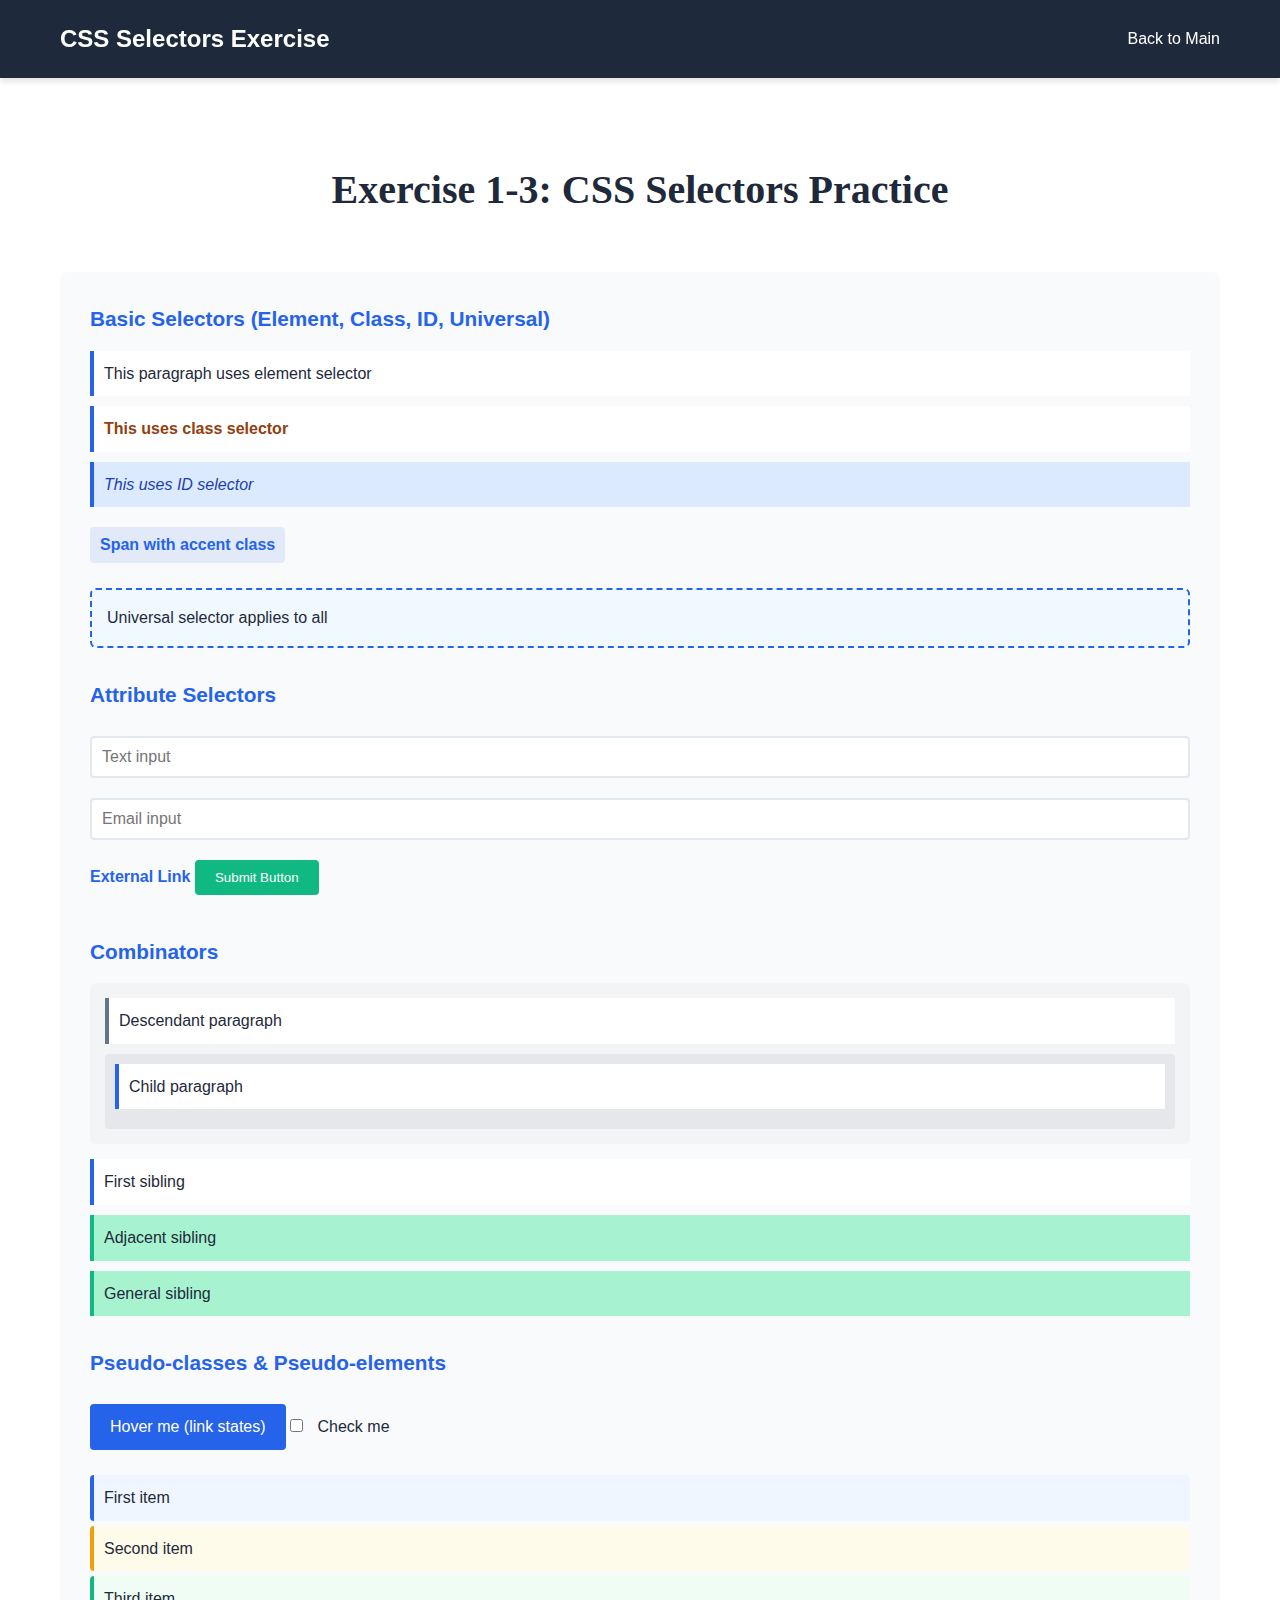
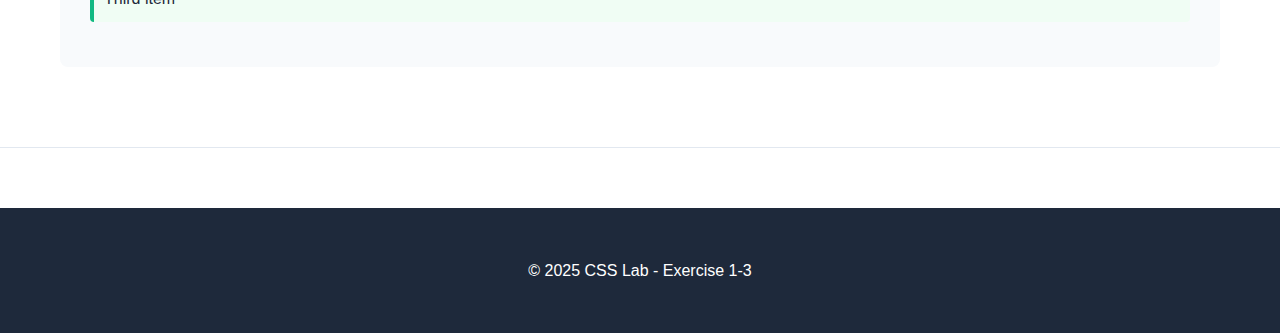
<file: exercises/selectors.html>
<!DOCTYPE html>
<html lang="en">
<head>
    <meta charset="UTF-8">
    <meta name="viewport" content="width=device-width, initial-scale=1.0">
    <title>Exercise 1-3: CSS Selectors Practice</title>
    <link rel="stylesheet" href="../styles/main.css">
    <link rel="stylesheet" href="../styles/selectors.css">
</head>
<body>
    <nav class="main-nav">
        <div class="nav-container">
            <h1 class="nav-title">CSS Selectors Exercise</h1>
            <ul class="nav-menu">
                <li><a href="../index.html" class="nav-link">Back to Main</a></li>
            </ul>
        </div>
    </nav>

    <main>
        <section class="section">
            <div class="container">
                <h2 class="section-title">Exercise 1-3: CSS Selectors Practice</h2>
                
                <div class="selectors-demo">
                    <h3>Basic Selectors (Element, Class, ID, Universal)</h3>
                    <p class="intro-text">This paragraph uses element selector</p>
                    <p class="highlight-text">This uses class selector</p>
                    <p id="special-para">This uses ID selector</p>
                    <span class="accent">Span with accent class</span>
                    <div class="box">Universal selector applies to all</div>

                    <h3>Attribute Selectors</h3>
                    <input type="text" placeholder="Text input">
                    <input type="email" placeholder="Email input">
                    <a href="https://example.com" class="external-link">External Link</a>
                    <button data-action="submit">Submit Button</button>

                    <h3>Combinators</h3>
                    <div class="parent">
                        <p>Descendant paragraph</p>
                        <div class="child">
                            <p>Child paragraph</p>
                        </div>
                    </div>
                    <p class="sibling">First sibling</p>
                    <p class="sibling">Adjacent sibling</p>
                    <p class="sibling">General sibling</p>

                    <h3>Pseudo-classes & Pseudo-elements</h3>
                    <a href="#" class="link-demo">Hover me (link states)</a>
                    <input type="checkbox" id="check1">
                    <label for="check1">Check me</label>
                    <ul class="list-demo">
                        <li>First item</li>
                        <li>Second item</li>
                        <li>Third item</li>
                    </ul>
                </div>
            </div>
        </section>
    </main>

    <footer class="footer">
        <p>&copy; 2025 CSS Lab - Exercise 1-3</p>
    </footer>
</body>
</html>
</file>
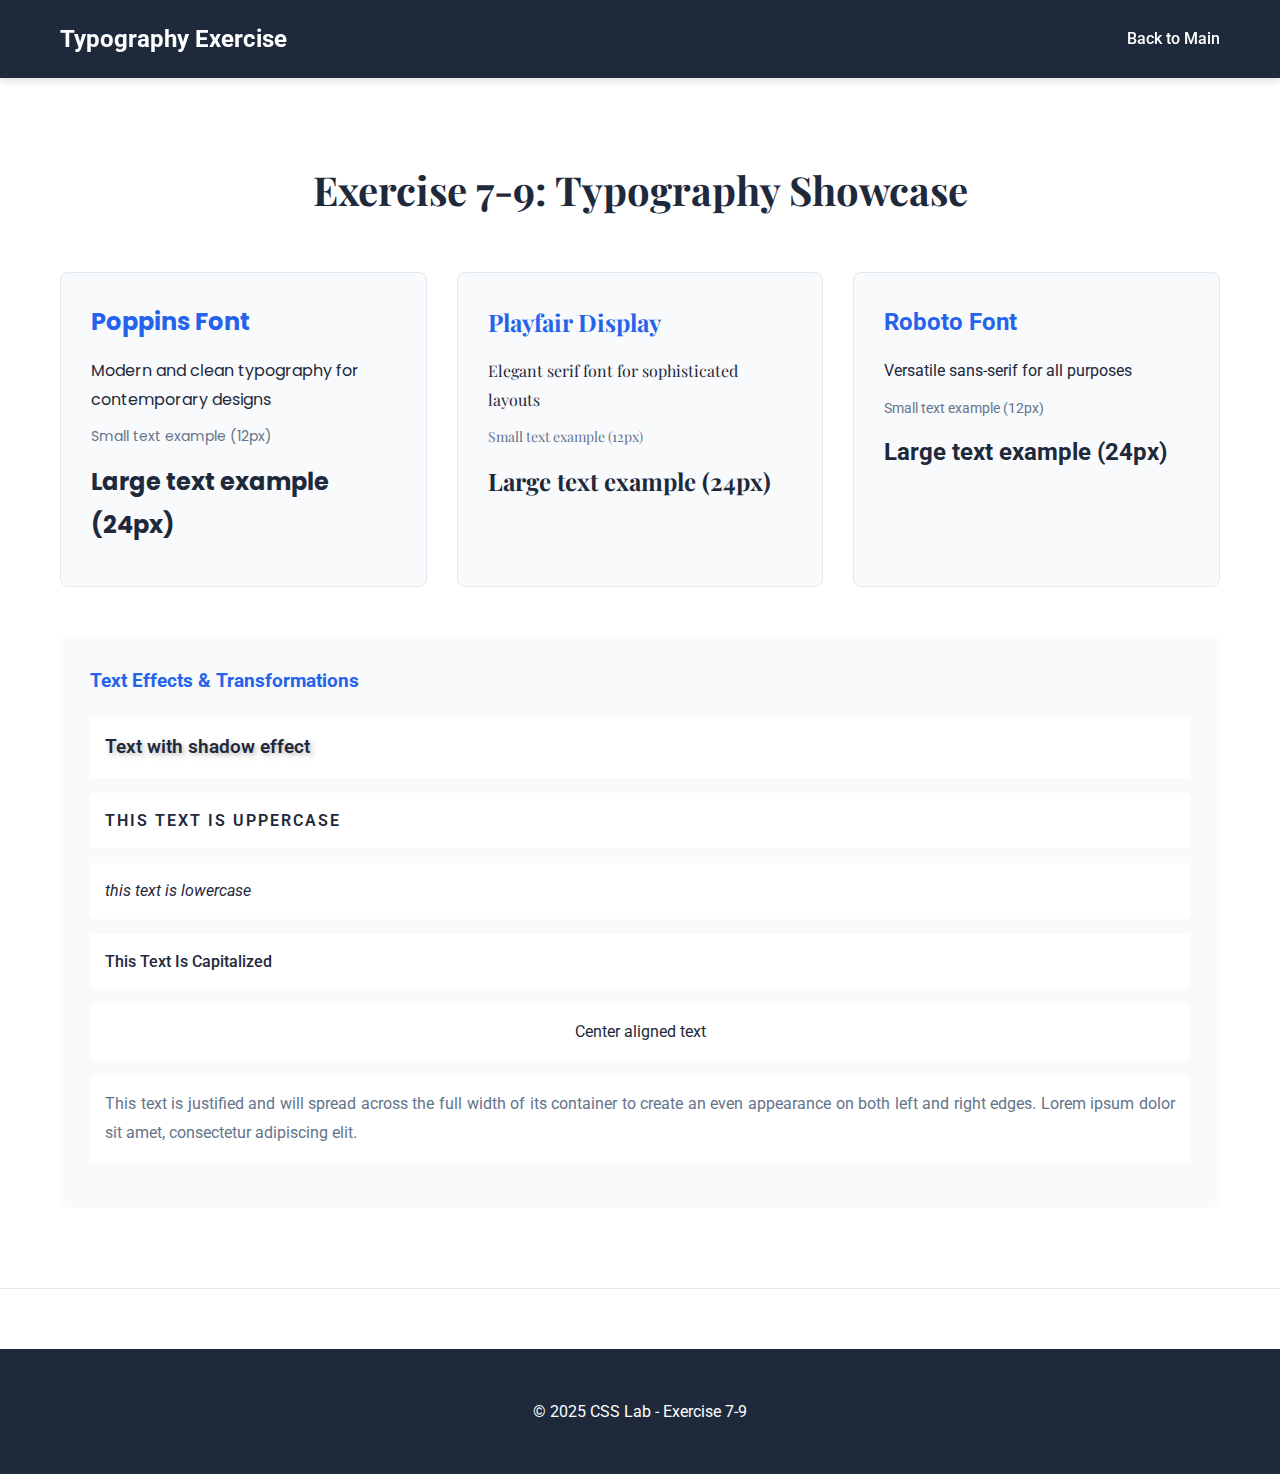
<file: exercises/typography.html>
<!DOCTYPE html>
<html lang="en">
<head>
    <meta charset="UTF-8">
    <meta name="viewport" content="width=device-width, initial-scale=1.0">
    <title>Exercise 7-9: Typography Showcase</title>
    <link rel="stylesheet" href="../styles/main.css">
    <link rel="stylesheet" href="../styles/typography.css">
    <link href="https://fonts.googleapis.com/css2?family=Poppins:wght@400;600;700&family=Playfair+Display:wght@700&family=Roboto:wght@300;400;500&display=swap" rel="stylesheet">
</head>
<body>
    <nav class="main-nav">
        <div class="nav-container">
            <h1 class="nav-title">Typography Exercise</h1>
            <ul class="nav-menu">
                <li><a href="../index.html" class="nav-link">Back to Main</a></li>
            </ul>
        </div>
    </nav>

    <main>
        <section class="section">
            <div class="container">
                <h2 class="section-title">Exercise 7-9: Typography Showcase</h2>
                
                <div class="typography-grid">
                    <div class="typo-card">
                        <h3 class="font-poppins">Poppins Font</h3>
                        <p class="font-poppins">Modern and clean typography for contemporary designs</p>
                        <p class="font-poppins small">Small text example (12px)</p>
                        <p class="font-poppins large">Large text example (24px)</p>
                    </div>

                    <div class="typo-card">
                        <h3 class="font-playfair">Playfair Display</h3>
                        <p class="font-playfair">Elegant serif font for sophisticated layouts</p>
                        <p class="font-playfair small">Small text example (12px)</p>
                        <p class="font-playfair large">Large text example (24px)</p>
                    </div>

                    <div class="typo-card">
                        <h3 class="font-roboto">Roboto Font</h3>
                        <p class="font-roboto">Versatile sans-serif for all purposes</p>
                        <p class="font-roboto small">Small text example (12px)</p>
                        <p class="font-roboto large">Large text example (24px)</p>
                    </div>
                </div>

                <div class="text-effects">
                    <h3>Text Effects & Transformations</h3>
                    <p class="text-shadow-effect">Text with shadow effect</p>
                    <p class="text-uppercase">this text is uppercase</p>
                    <p class="text-lowercase">THIS TEXT IS LOWERCASE</p>
                    <p class="text-capitalize">this text is capitalized</p>
                    <p class="text-center">Center aligned text</p>
                    <p class="text-justify">This text is justified and will spread across the full width of its container to create an even appearance on both left and right edges. Lorem ipsum dolor sit amet, consectetur adipiscing elit.</p>
                </div>
            </div>
        </section>
    </main>

    <footer class="footer">
        <p>&copy; 2025 CSS Lab - Exercise 7-9</p>
    </footer>
</body>
</html>
</file>
<file: styles/main.css>
* {
  margin: 0;
  padding: 0;
  box-sizing: border-box;
}

:root {
  --primary-color: #2563eb;
  --secondary-color: #64748b;
  --success-color: #10b981;
  --danger-color: #ef4444;
  --light-bg: #f8fafc;
  --dark-text: #1e293b;
  --border-color: #e2e8f0;
  --shadow: 0 4px 6px rgba(0, 0, 0, 0.1);
  --shadow-lg: 0 10px 25px rgba(0, 0, 0, 0.15);
}

html {
  scroll-behavior: smooth;
}

body {
  font-family: "Roboto", sans-serif;
  color: var(--dark-text);
  background-color: #ffffff;
  line-height: 1.6;
}

.container {
  max-width: 1200px;
  margin: 0 auto;
  padding: 0 20px;
}

.section {
  padding: 80px 0;
  border-bottom: 1px solid var(--border-color);
}

.section-title {
  font-size: 2.5rem;
  font-weight: 700;
  margin-bottom: 50px;
  color: var(--dark-text);
  text-align: center;
  font-family: "Playfair Display", serif;
}

/* Navigation */
.main-nav {
  background-color: var(--dark-text);
  color: white;
  padding: 20px 0;
  position: sticky;
  top: 0;
  z-index: 100;
  box-shadow: var(--shadow);
}

.nav-container {
  max-width: 1200px;
  margin: 0 auto;
  padding: 0 20px;
  display: flex;
  justify-content: space-between;
  align-items: center;
}

.nav-title {
  font-size: 1.5rem;
  font-weight: 700;
}

.nav-menu {
  display: flex;
  list-style: none;
  gap: 30px;
  flex-wrap: wrap;
}

.nav-link {
  color: white;
  text-decoration: none;
  transition: color 0.3s ease;
  font-weight: 500;
}

.nav-link:hover {
  color: var(--primary-color);
}

/* Footer */
.footer {
  background-color: var(--dark-text);
  color: white;
  padding: 40px 0;
  text-align: center;
  margin-top: 60px;
}

.footer p {
  margin: 10px 0;
}

/* Responsive */
@media (max-width: 768px) {
  .nav-menu {
    gap: 15px;
    font-size: 0.9rem;
  }

  .section-title {
    font-size: 1.8rem;
  }

  .section {
    padding: 40px 0;
  }
}
</file>
<file: styles/selectors.css>
/* Task 1: CSS Selectors Practice */

.selectors-demo {
  background-color: var(--light-bg);
  padding: 30px;
  border-radius: 8px;
}

.selectors-demo h3 {
  margin-top: 30px;
  margin-bottom: 15px;
  color: var(--primary-color);
  font-size: 1.3rem;
}

.selectors-demo h3:first-child {
  margin-top: 0;
}

/* Element selector */
.selectors-demo p {
  margin-bottom: 10px;
  padding: 10px;
  background-color: white;
  border-left: 4px solid var(--primary-color);
}

/* Class selector */
.highlight-text {
  background-color: #fef3c7;
  color: #92400e;
  font-weight: 600;
}

/* ID selector */
#special-para {
  background-color: #dbeafe;
  color: #1e40af;
  font-style: italic;
}

/* Universal selector */
.selectors-demo * {
  transition: all 0.3s ease;
}

/* Accent class */
.accent {
  color: var(--primary-color);
  font-weight: 700;
  display: inline-block;
  padding: 5px 10px;
  background-color: rgba(37, 99, 235, 0.1);
  border-radius: 4px;
  margin: 10px 0;
}

.box {
  background-color: #f0f9ff;
  border: 2px dashed var(--primary-color);
  padding: 15px;
  margin: 15px 0;
  border-radius: 6px;
}

/* Attribute selectors */
input[type="text"],
input[type="email"] {
  width: 100%;
  padding: 10px;
  margin: 10px 0;
  border: 2px solid var(--border-color);
  border-radius: 4px;
  font-size: 1rem;
  transition: border-color 0.3s ease;
}

input[type="text"]:focus,
input[type="email"]:focus {
  outline: none;
  border-color: var(--primary-color);
  box-shadow: 0 0 0 3px rgba(37, 99, 235, 0.1);
}

a[href*="example"] {
  color: var(--primary-color);
  text-decoration: none;
  font-weight: 600;
  display: inline-block;
  margin: 10px 0;
}

button[data-action="submit"] {
  background-color: var(--success-color);
  color: white;
  padding: 10px 20px;
  border: none;
  border-radius: 4px;
  cursor: pointer;
  margin: 10px 0;
}

/* Combinators */
.parent {
  background-color: #f3f4f6;
  padding: 15px;
  margin: 15px 0;
  border-radius: 6px;
}

.parent p {
  background-color: white;
  border-left: 4px solid var(--secondary-color);
}

.parent > .child {
  background-color: #e5e7eb;
  padding: 10px;
  margin-top: 10px;
  border-radius: 4px;
}

.parent > .child p {
  border-left-color: var(--primary-color);
}

.sibling {
  background-color: #fecaca;
  border-left-color: var(--danger-color);
}

.sibling + .sibling {
  background-color: #fbbf24;
  border-left-color: #d97706;
}

.sibling ~ .sibling {
  background-color: #a7f3d0;
  border-left-color: var(--success-color);
}

/* Pseudo-classes */
.link-demo {
  display: inline-block;
  padding: 10px 20px;
  background-color: var(--primary-color);
  color: white;
  text-decoration: none;
  border-radius: 4px;
  margin: 10px 0;
  transition: all 0.3s ease;
}

.link-demo:link {
  color: white;
}

.link-demo:visited {
  background-color: #7c3aed;
}

.link-demo:hover {
  background-color: #1d4ed8;
  transform: translateY(-2px);
  box-shadow: var(--shadow);
}

.link-demo:active {
  transform: translateY(0);
}

input[type="checkbox"] {
  margin-right: 10px;
  cursor: pointer;
}

input[type="checkbox"]:checked + label {
  color: var(--success-color);
  font-weight: 600;
}

input[type="checkbox"]:focus {
  outline: 2px solid var(--primary-color);
}

.list-demo {
  list-style: none;
  margin: 15px 0;
}

.list-demo li {
  padding: 10px;
  background-color: white;
  margin-bottom: 5px;
  border-radius: 4px;
  border-left: 4px solid var(--border-color);
}

.list-demo li:first-child {
  border-left-color: var(--primary-color);
  background-color: #eff6ff;
}

.list-demo li:last-child {
  border-left-color: var(--success-color);
  background-color: #f0fdf4;
}

.list-demo li:nth-child(2) {
  border-left-color: #f59e0b;
  background-color: #fffbeb;
}
</file>
<file: styles/typography.css>
/* Task 2: Typography Showcase */

.typography-grid {
  display: grid;
  grid-template-columns: repeat(auto-fit, minmax(300px, 1fr));
  gap: 30px;
  margin-bottom: 50px;
}

.typo-card {
  background-color: var(--light-bg);
  padding: 30px;
  border-radius: 8px;
  border: 1px solid var(--border-color);
  transition: all 0.3s ease;
}

.typo-card:hover {
  box-shadow: var(--shadow-lg);
  transform: translateY(-5px);
}

.typo-card h3 {
  margin-bottom: 15px;
  color: var(--primary-color);
  font-size: 1.5rem;
}

.typo-card p {
  margin-bottom: 10px;
  line-height: 1.8;
}

.font-poppins {
  font-family: "Poppins", sans-serif;
}

.font-playfair {
  font-family: "Playfair Display", serif;
}

.font-roboto {
  font-family: "Roboto", sans-serif;
}

.small {
  font-size: 0.875rem;
  color: var(--secondary-color);
}

.large {
  font-size: 1.5rem;
  font-weight: 700;
}

/* Text Effects */
.text-effects {
  background-color: var(--light-bg);
  padding: 30px;
  border-radius: 8px;
}

.text-effects h3 {
  margin-bottom: 20px;
  color: var(--primary-color);
}

.text-effects p {
  margin-bottom: 15px;
  padding: 15px;
  background-color: white;
  border-radius: 4px;
}

.text-shadow-effect {
  text-shadow: 2px 2px 4px rgba(0, 0, 0, 0.2), 4px 4px 8px rgba(0, 0, 0, 0.1);
  font-weight: 600;
  font-size: 1.2rem;
}

.text-uppercase {
  text-transform: uppercase;
  letter-spacing: 2px;
  font-weight: 600;
}

.text-lowercase {
  text-transform: lowercase;
  font-style: italic;
}

.text-capitalize {
  text-transform: capitalize;
  font-weight: 500;
}

.text-center {
  text-align: center;
}

.text-justify {
  text-align: justify;
  line-height: 1.8;
  color: var(--secondary-color);
}

/* Font sizes with different units */
.font-size-px {
  font-size: 16px;
}

.font-size-em {
  font-size: 1em;
}

.font-size-rem {
  font-size: 1rem;
}

.font-size-percent {
  font-size: 100%;
}

/* Font weights */
.font-weight-normal {
  font-weight: normal;
}

.font-weight-bold {
  font-weight: bold;
}

.font-weight-300 {
  font-weight: 300;
}

.font-weight-700 {
  font-weight: 700;
}

/* Text decoration */
.text-underline {
  text-decoration: underline;
}

.text-overline {
  text-decoration: overline;
}

.text-line-through {
  text-decoration: line-through;
}

/* Letter and word spacing */
.letter-spacing {
  letter-spacing: 3px;
}

.word-spacing {
  word-spacing: 10px;
}

/* Line height */
.line-height-tight {
  line-height: 1.2;
}

.line-height-normal {
  line-height: 1.5;
}

.line-height-relaxed {
  line-height: 1.8;
}
</file>
